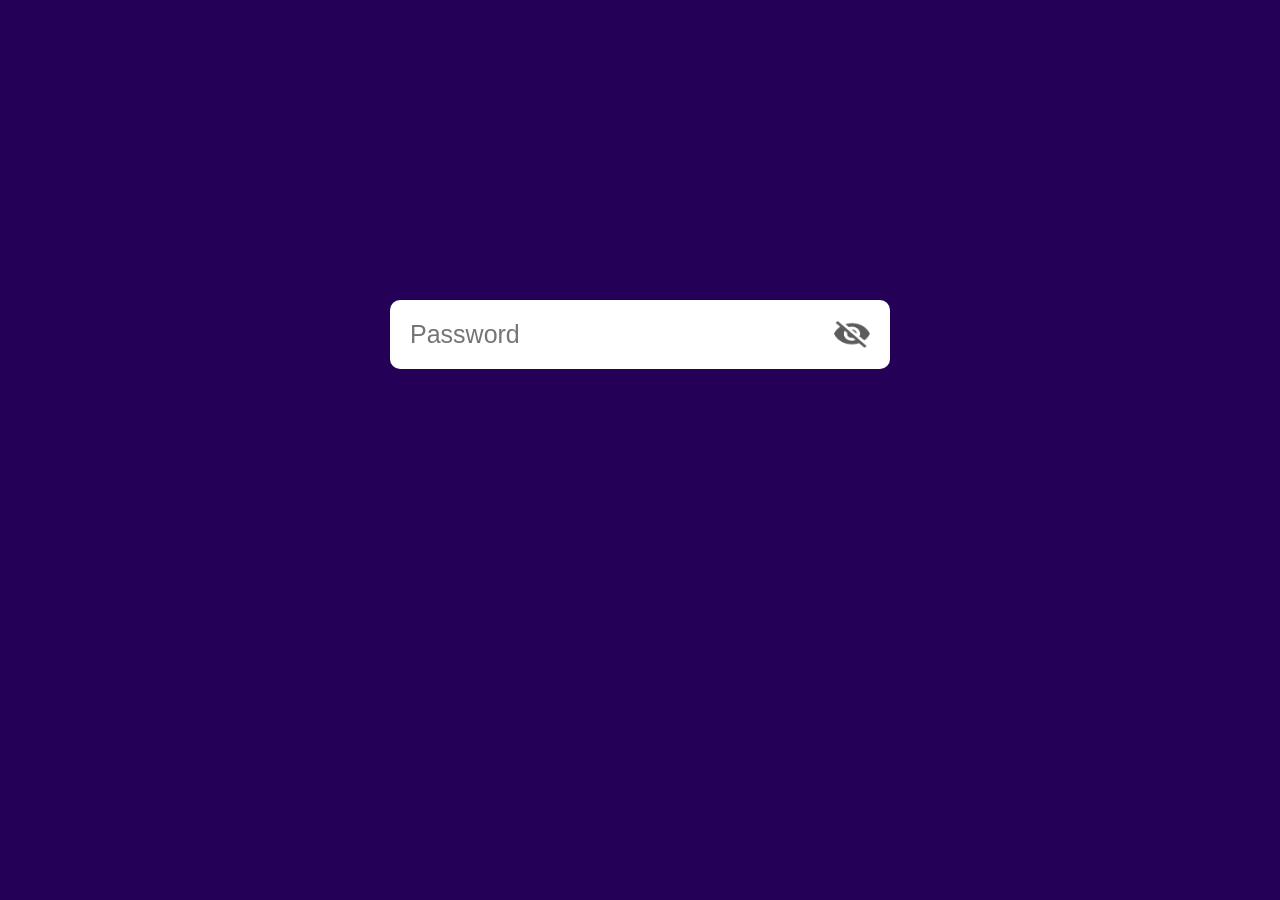
<file: hide_showPassword/index.html>
<!DOCTYPE html>
<html lang="en">
<head>
    <meta charset="UTF-8">
    <meta name="viewport" content="width=device-width, initial-scale=1.0">
    <title>Document</title>
    <link rel="stylesheet" href="style.css">
</head>
<body>
    <div class="inputBox">
        <input type="password" placeholder="Password" id="password">
        <img src="eye-close.png" alt="eye-close" id="eyeicon">
    </div>



<script>
let eyeicon = document.getElementById("eyeicon");
let password = document.getElementById("password");

eyeicon.onclick = function(){
    if (password.type == "password") {
        password.type = "text";
        eyeicon.src = "eye-open.png";
     } else
     password.type = "password";
     eyeicon.src = "eye-close.png";
}


</script>

</body>
</html>
</file>
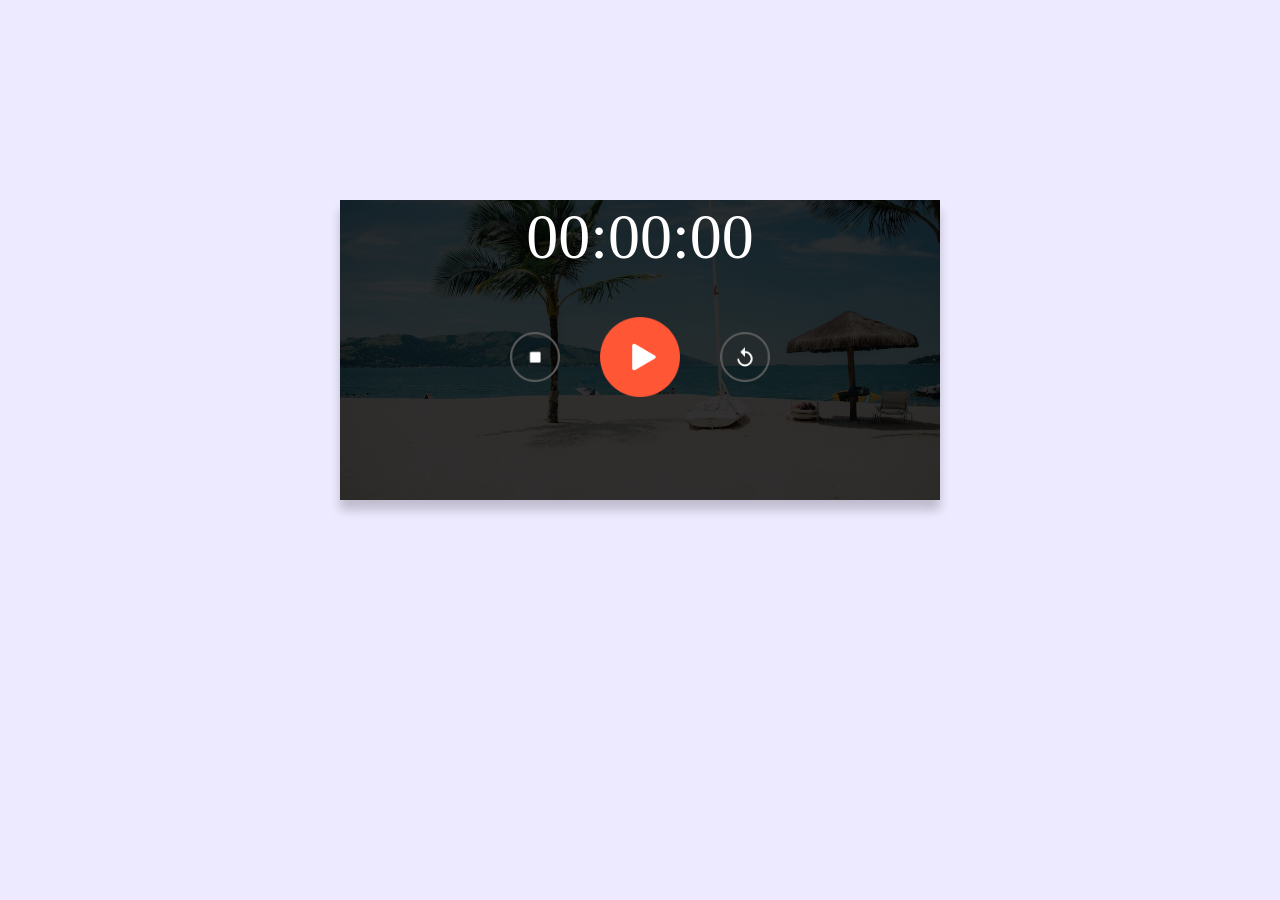
<file: StopWatch/index.html>
<!DOCTYPE html>
<html lang="en">
<head>
    <meta charset="UTF-8">
    <meta name="viewport" content="width=device-width, initial-scale=1.0">
    <title>StopWatch</title>
    <link rel="stylesheet" href="style.css">
</head>
<body>
    <div class="stopWatch">
        <h1 id="displayTime">00:00:00</h1>
        <div class="buttons">
                <img src="stop.png" alt="stop" onclick="watchStop()">
                <img src="start.png" alt="start" onclick="watchStart()">
                <img src="reset.png" alt="reset" onclick="watchreset()">
        </div>
    </div>



<script src="stopWatch.js"></script>
</body>
</html>
</file>
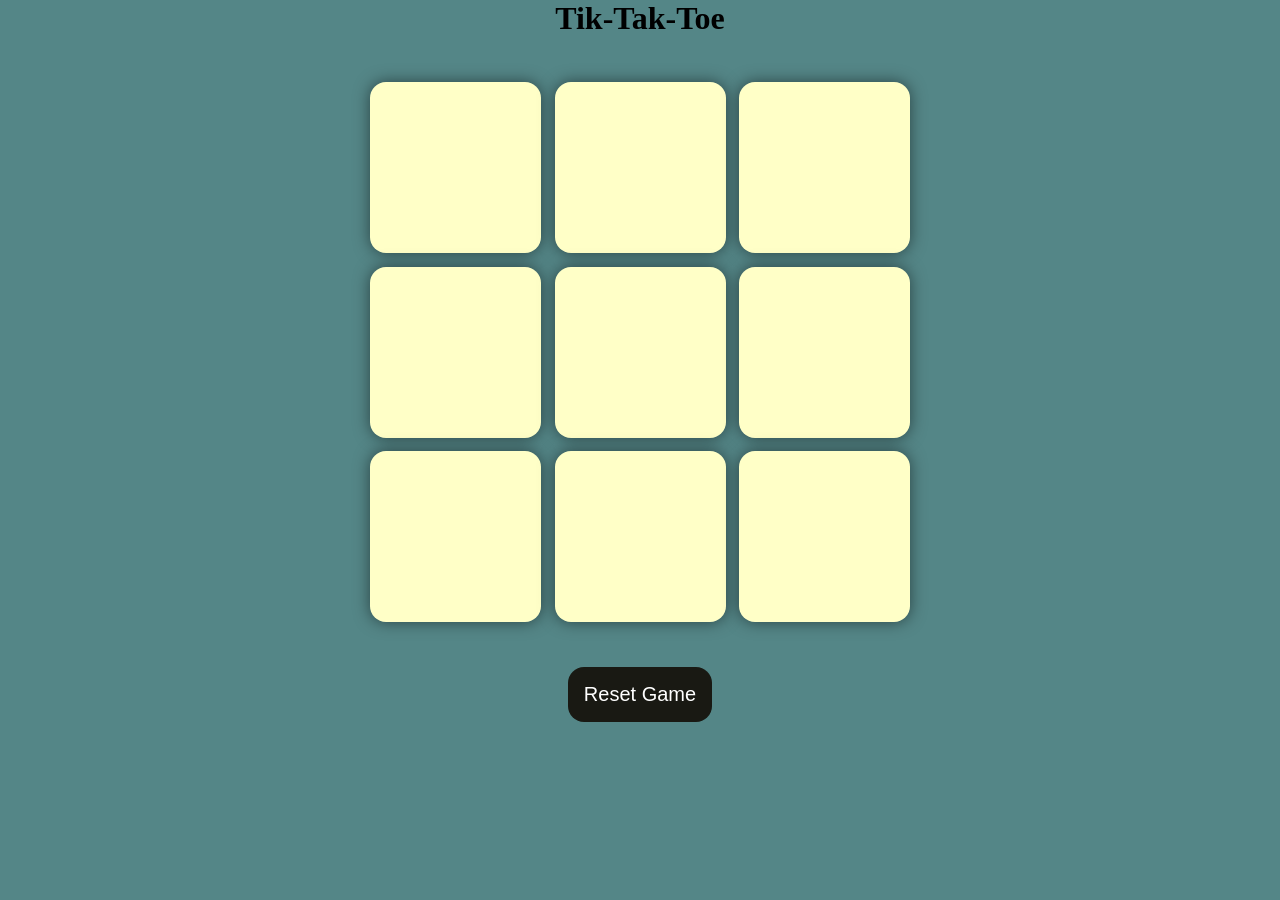
<file: TIC-TAC-TOE/Index.html>
<!DOCTYPE html>
<html lang="en">
<head>
    <meta charset="UTF-8">
    <meta name="viewport" content="width=device-width, initial-scale=1.0">
    <title>Tik-Tak-Toe</title>
    <link rel="stylesheet" href="style.css">
</head>
<body>
    <div class="msg-container hide">
        <p id="msg">Winner</p>
        <button id="new-btn"> Start Again  </button>

    </div>
    <main>
        <h1> Tik-Tak-Toe </h1>
        <div class="container">
        <div class="game">
            <button class="box"></button>
            <button class="box"></button>
            <button class="box"> </button>
            <button class="box"> </button>
            <button class="box"> </button>
            <button class="box"> </button>
            <button class="box"> </button>
            <button class="box"> </button>
            <button class="box"> </button>
        </div>
        </div>
        <button id="reset"> Reset Game </button>
    </main>

    <script src="tikTakToe.js"></script>
</body>
</html>
</file>
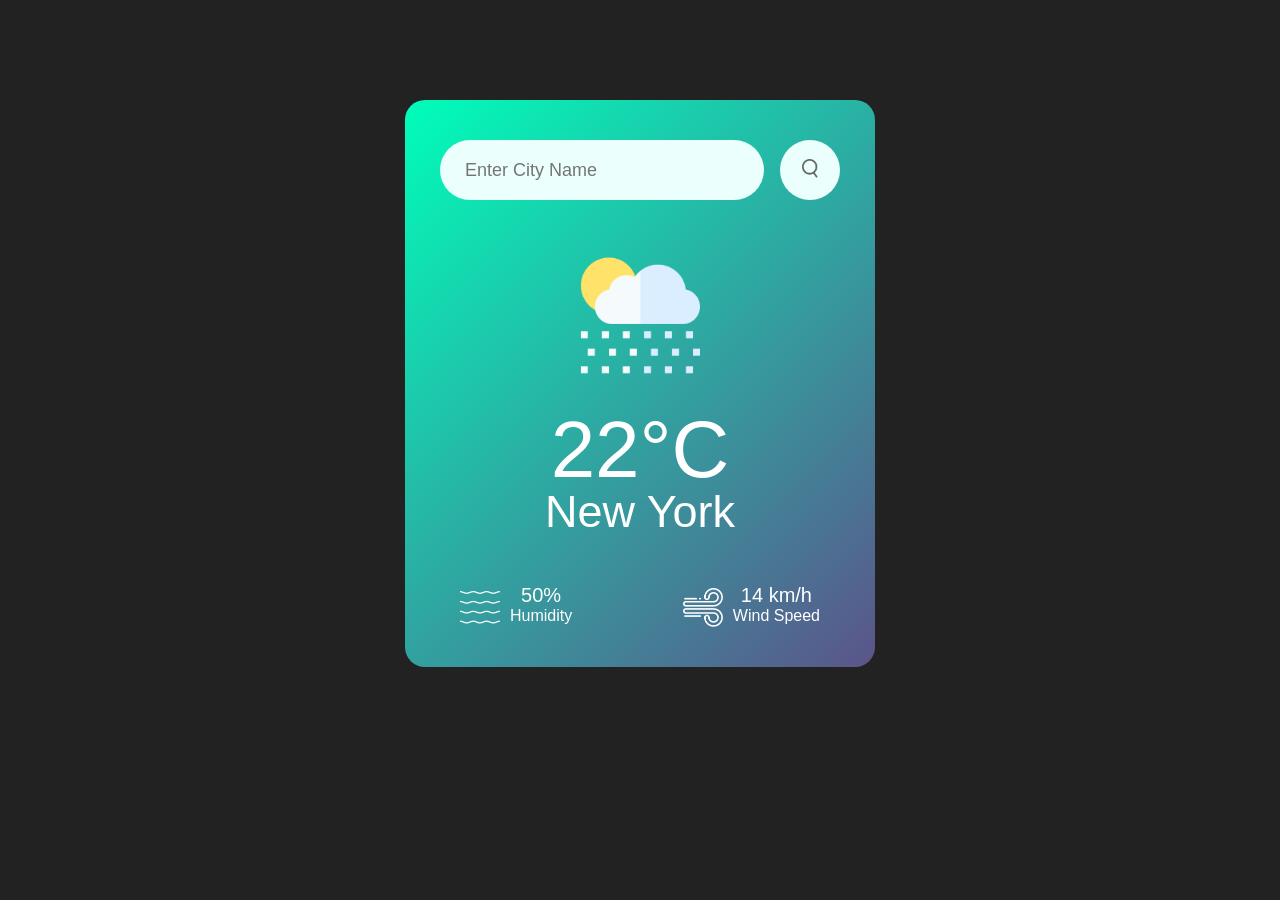
<file: weatherApp/index.html>
<!DOCTYPE html>
<html lang="en">
<head>
    <meta charset="UTF-8">
    <meta name="viewport" content="width=device-width, initial-scale=1.0">

    <title>Weather App</title>

    <link rel="stylesheet" href="style.css">
</head>

<body>

    <div class="card">

        <div class="search">
            <input
                type="text"
                placeholder="Enter City Name"
                spellcheck="false"
            >

            <button>
                <img src="Images/search.png" alt="Search">
            </button>
        </div>

        <div class="weather">

            <img
                src="Images/rain.png"
                class="weather-icon"
                alt="Weather"
            >

            <h1 class="temp">22°C</h1>
            <h2 class="city">New York</h2>

            <div class="details">

                <div class="col">
                    <img
                        src="Images/humidity.png"
                        alt="Humidity"
                    >

                    <div>
                        <p class="humidity">50%</p>
                        <p>Humidity</p>
                    </div>
                </div>

                <div class="col">
                    <img
                        src="Images/wind.png"
                        alt="Wind"
                    >

                    <div>
                        <p class="wind">14 km/h</p>
                        <p>Wind Speed</p>
                    </div>
                </div>

            </div>
        </div>

    </div>

    <script src="wheather.js"></script>

</body>
</html>
</file>
<file: hide_showPassword/style.css>
*{
   margin: 0;
   padding: 0;
   font-family: 'poppins',sans-serif;
   box-sizing: border-box;
}

body{
    background-color: #250057;
}

.inputBox{
    background: #fff;
    width: 90%;
    max-width: 500px;
    padding: 10px 20px;
    margin: 300px auto;
    border-radius: 10px;
    display: flex;
    align-items: center;


}

.inputBox input{
    width: 100%;
    padding: 10px 0;
    border: 0px;
    outline: 0px;
    font-size: 25px;
    color: #555;
}

.inputBox img{
    width: 36px;
    cursor: pointer;
}
</file>
<file: StopWatch/style.css>
@import url('https://fonts.googleapis.com/css2?family=Courier+Prime&display=swap');


body{
    background:#edeaff;
    .courier-prime-regular {
        font-family: "Courier Prime", monospace;
        font-weight: 400;
        font-style: normal;
      }
      
}

.stopWatch{
    width:90%;
    max-width: 600px;
    height: 300px;
    background-image:linear-gradient(rgba(0,0,0,0.8),rgba(0,0,0,0.8)),url(background.png);
    background-size: cover;
    background-position: center;
    text-align: center;
    padding: 40px,0;
    color: #fff;
    margin: 200px auto 0;
    box-shadow: 0 10px 10px rgba(0,0,0,0.2);
}

.stopWatch h1{
    margin-top: 60px;
    font-size: 64px;
    font-weight: 300;
}

.buttons{
    display: flex;
    align-items: center;
    justify-content: center;
}

.buttons img{
    width: 50px;
    margin: 0 20px;
    cursor: pointer;
}
.buttons img:nth-child(2){
    width: 80px;
}
</file>
<file: TIC-TAC-TOE/style.css>
*{
    margin: 0;
    padding: 0;
}

body{
    background-color: #548687;
    text-align: center;
}

.container{
    height: 70vh;
    display: flex;
    justify-content: center;
    align-items: center;
}

.game{
    height: 60vh;
    width: 60vh;
    display: flex;
    flex-wrap: wrap;
    justify-content: center;
    align-items: center;
    gap: 1.5vh;
    
}

.box{
    height: 19vh;
    width: 19vh;
    border-radius: 1rem;
    border: none;
    box-shadow: 0 0 1rem rgba(0, 0, 0, 0.5);
    font-size: 8vh;
    color: #b0413e;
    background-color: #ffffc7;
}

#reset{
    padding: 1rem;
    font-size: 1.25rem;
    background-color: #191913;
    color: #fff;
    border-radius: 1rem;
    border: none;
}

#new-btn{
    padding: 1rem;
    font-size: 1.25rem;
    background-color: #191913;
    color: #fff;
    border-radius: 1rem;
    border: none;
}

#msg{
    color: #ffffc7;
    font-size: 8vh;
    padding-top: 2vh;
}

.msg-container{
    height: 30vh;
}

.hide{
    display: none;
}
</file>
<file: weatherApp/style.css>
*{
    padding: 0px;
    margin: 0px;
    font-family: 'Poppins',sans-serif;
    box-sizing: border-box;
}

body{
    background-color: #222;
}

.card{
    width: 90%;
    max-width: 470px;
    background: linear-gradient(135deg, #00feba,#5b548a);
    color: #fff;
    margin: 100px auto 0;
    border-radius: 20px;
    padding: 40px 35px;
    text-align: center;
}

    
.search{
    width: 100%;
    display: flex;
    align-items: center;
    justify-content: space-between;
}

.search input {
    border: 0;
    outline: 0;
    background: #ebfffc;
    color: #555;
    padding: 10px 25px;
    height: 60px;
    border-radius: 30px;
    flex: 1;
    margin-right: 16px;
    font-size: 18px;

}

.search button{
     border: 0;
    outline: 0;
    background: #ebfffc;
    border-radius: 50%;
    width: 60px;
    height: 60px;
    cursor: pointer;
}

.search button img{
    width: 16px;
}


.weather-icon{
    width: 170px;
    margin-top: 30px;

}

.weather h1{
    font-size: 80px;
    font-weight: 500;
}

.weather h2{
    font-size: 45px;
    font-weight: 400;
    margin-top: -10px;

}

.details{
    display: flex;
    align-items: center;
    justify-content: space-between;
    padding: 0 20px;
    margin-top: 50px;
}

.col{
    display: flex;
    align-items: center;
    text-align: center;
}

.col img{
    width: 40px;
    margin-right: 10px;
}

.humidity , .wind{
    font-size: 20px;
    margin-top: -6px;
}
</file>
